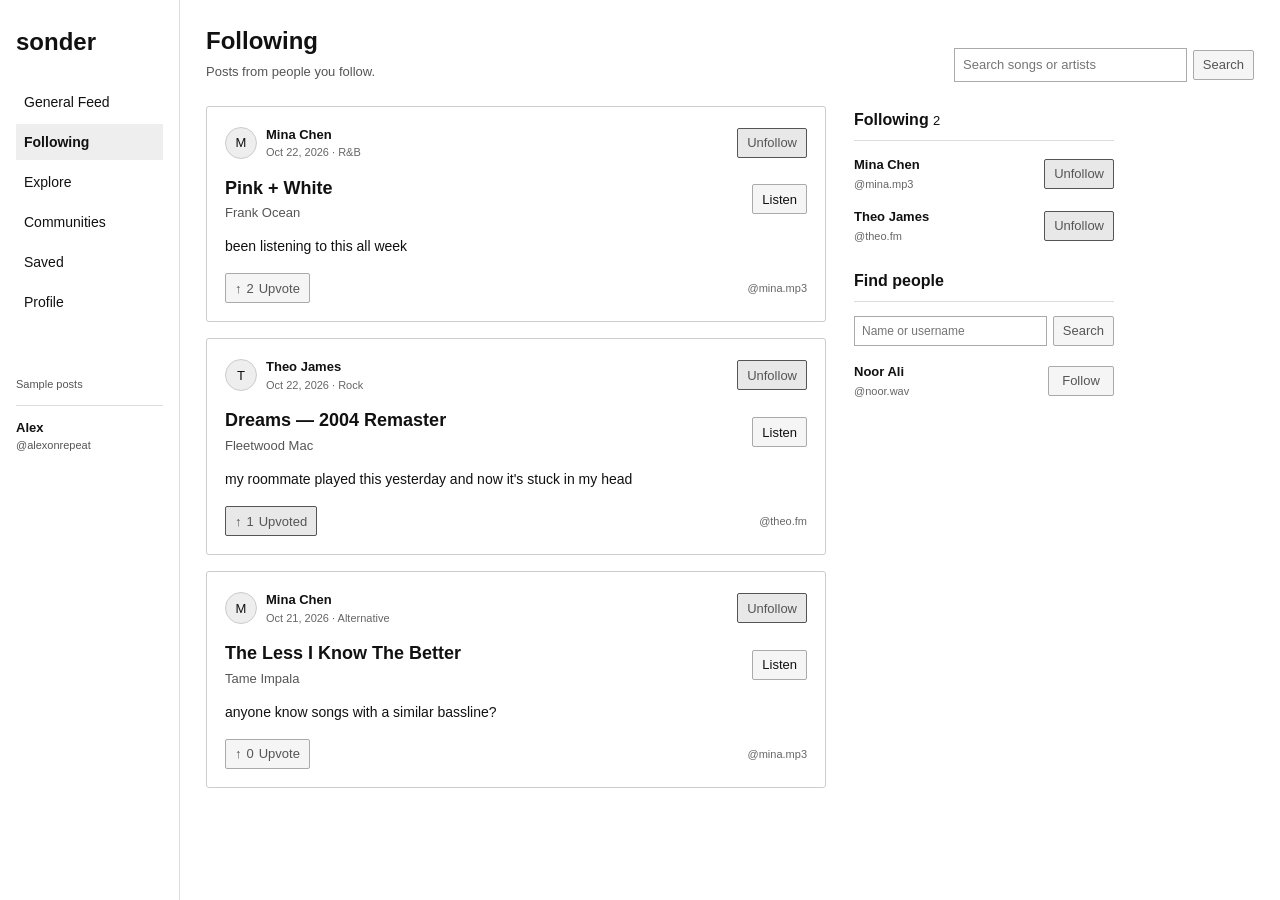
<file: project/following.html>
<!DOCTYPE html>
<html lang="en">
<head>
  <meta charset="UTF-8">
  <meta name="viewport" content="width=device-width, initial-scale=1.0">
  <title>Following · Sonder</title>
  <link rel="stylesheet" href="following.css">
</head>
<body>
  <a class="skip-link" href="#main">Skip to content</a>
  <div class="app-layout">
    <aside class="sidebar">
      <a class="brand" href="appScreen.html" aria-label="Sonder home"><span class="wordmark">sonder</span></a>
      <nav class="main-nav" aria-label="Main navigation">
          <a href="generalFeed.html" class="nav-item">General Feed</a>
          <a href="following.html" class="nav-item is-active" aria-current="page">Following</a>
          <a href="exploreFeed.html" class="nav-item">Explore</a>
          <a href="community.html" class="nav-item">Communities</a>
          <a href="saved.html" class="nav-item">Saved</a>
          <a href="profilePage.html" class="nav-item">Profile</a>
      </nav>
      <div class="sidebar-footer">
        <p class="preview-label">Sample posts</p>
        <div class="viewer"><strong>Alex</strong><span>@alexonrepeat</span></div>
      </div>
    </aside>
    <main id="main" class="main-content">
      <header class="page-heading">
        <div class="heading-copy"><h1>Following</h1><p class="page-description">Posts from people you follow.</p></div>
        <div class="search-bar" role="search">
          <label class="sr-only" for="song-query">Search songs or artists</label>
          <input id="song-query" type="search" placeholder="Search songs or artists" disabled>
          <button class="search-submit" type="button" disabled>Search</button>
        </div>
      </header>
      <p class="mobile-preview-label">Sample posts</p>
      <div class="feed-layout">
        <section class="feed-column" aria-label="Following">
          <div class="post-list">
            <article class="post-card" id="pink-white">
              <header class="post-header">
                <span class="avatar" aria-hidden="true">M</span>
                <div class="author-details">
                  <strong>Mina Chen</strong>
                  <span><time datetime="2026-10-22">Oct 22, 2026</time> · R&amp;B</span>
                </div>
                <button class="button follow-button is-following" type="button" disabled>Unfollow</button>
              </header>
              <div class="song-tile">
                <div class="song-meta"><h2>Pink + White</h2><p>Frank Ocean</p></div>
                <a class="play-button" href="https://open.spotify.com/track/3xKsf9qdS1CyvXSMEid6g8" target="_blank" rel="noopener noreferrer" aria-label="Listen to Pink + White on Spotify">Listen</a>
              </div>
              <p class="caption">been listening to this all week</p>
              <footer class="post-footer">
                <button class="vote-button" type="button" aria-pressed="false" disabled>
                  <span aria-hidden="true">↑</span><span class="vote-count">2</span><span>Upvote</span>
                </button>
                <span class="post-footnote">@mina.mp3</span>
              </footer>
            </article>
            <article class="post-card" id="dreams-theo">
              <header class="post-header">
                <span class="avatar" aria-hidden="true">T</span>
                <div class="author-details">
                  <strong>Theo James</strong>
                  <span><time datetime="2026-10-22">Oct 22, 2026</time> · Rock</span>
                </div>
                <button class="button follow-button is-following" type="button" disabled>Unfollow</button>
              </header>
              <div class="song-tile">
                <div class="song-meta"><h2>Dreams — 2004 Remaster</h2><p>Fleetwood Mac</p></div>
                <a class="play-button" href="https://open.spotify.com/track/0ofHAoxe9vBkTCp2UQIavz" target="_blank" rel="noopener noreferrer" aria-label="Listen to Dreams — 2004 Remaster on Spotify">Listen</a>
              </div>
              <p class="caption">my roommate played this yesterday and now it&#x27;s stuck in my head</p>
              <footer class="post-footer">
                <button class="vote-button is-voted" type="button" aria-pressed="true" disabled>
                  <span aria-hidden="true">↑</span><span class="vote-count">1</span><span>Upvoted</span>
                </button>
                <span class="post-footnote">@theo.fm</span>
              </footer>
            </article>
            <article class="post-card" id="less-i-know">
              <header class="post-header">
                <span class="avatar" aria-hidden="true">M</span>
                <div class="author-details">
                  <strong>Mina Chen</strong>
                  <span><time datetime="2026-10-21">Oct 21, 2026</time> · Alternative</span>
                </div>
                <button class="button follow-button is-following" type="button" disabled>Unfollow</button>
              </header>
              <div class="song-tile">
                <div class="song-meta"><h2>The Less I Know The Better</h2><p>Tame Impala</p></div>
                <a class="play-button" href="https://open.spotify.com/track/6K4t31amVTZDgR3sKmwUJJ" target="_blank" rel="noopener noreferrer" aria-label="Listen to The Less I Know The Better on Spotify">Listen</a>
              </div>
              <p class="caption">anyone know songs with a similar bassline?</p>
              <footer class="post-footer">
                <button class="vote-button" type="button" aria-pressed="false" disabled>
                  <span aria-hidden="true">↑</span><span class="vote-count">0</span><span>Upvote</span>
                </button>
                <span class="post-footnote">@mina.mp3</span>
              </footer>
            </article>
          </div>
        </section>
        <aside class="right-rail" aria-label="Listeners">
          <section class="rail-card" aria-labelledby="following-heading">
            <h2 id="following-heading">Following <span class="count-badge">2</span></h2>
            <ul class="people-list">
              <li class="person-card">
                <div class="person-info"><h3>Mina Chen</h3><p>@mina.mp3</p></div>
                <button class="button follow-button is-following" type="button" disabled>Unfollow</button>
              </li>
              <li class="person-card">
                <div class="person-info"><h3>Theo James</h3><p>@theo.fm</p></div>
                <button class="button follow-button is-following" type="button" disabled>Unfollow</button>
              </li>
            </ul>
          </section>
          <section class="rail-card" id="find-people" aria-labelledby="find-heading">
            <h2 id="find-heading">Find people</h2>
            <div class="people-search" role="search">
              <label class="sr-only" for="people-query">Search by name or username</label>
              <input id="people-query" type="search" placeholder="Name or username" disabled>
              <button class="button" type="button" disabled>Search</button>
            </div>
            <ul class="people-list">
              <li class="person-card">
                <div class="person-info"><h3>Noor Ali</h3><p>@noor.wav</p></div>
                <button class="button follow-button" type="button" disabled>Follow</button>
              </li>
            </ul>
          </section>
        </aside>
      </div>
    </main>
  </div>
</body>
</html>
</file>
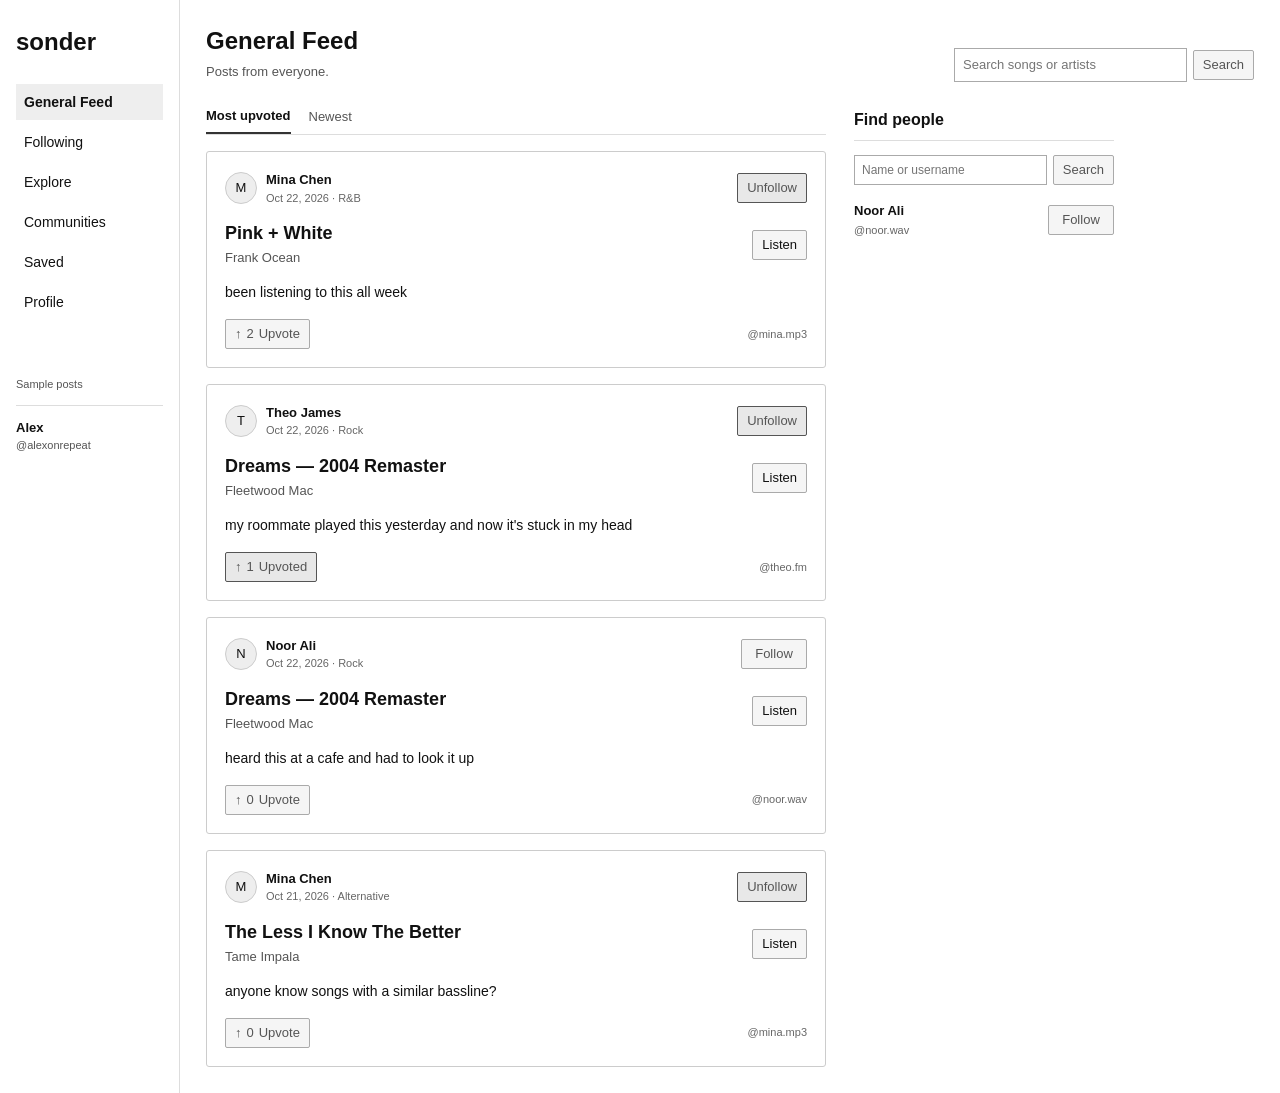
<file: project/generalFeed.html>
<!DOCTYPE html>
<html lang="en">
<head>
  <meta charset="UTF-8">
  <meta name="viewport" content="width=device-width, initial-scale=1.0">
  <title>General Feed · Sonder</title>
  <link rel="stylesheet" href="generalFeed.css">
</head>
<body>
  <a class="skip-link" href="#main">Skip to content</a>
  <div class="app-layout">
    <aside class="sidebar">
      <a class="brand" href="appScreen.html" aria-label="Sonder home"><span class="wordmark">sonder</span></a>
      <nav class="main-nav" aria-label="Main navigation">
          <a href="generalFeed.html" class="nav-item is-active" aria-current="page">General Feed</a>
          <a href="following.html" class="nav-item">Following</a>
          <a href="exploreFeed.html" class="nav-item">Explore</a>
          <a href="community.html" class="nav-item">Communities</a>
          <a href="saved.html" class="nav-item">Saved</a>
          <a href="profilePage.html" class="nav-item">Profile</a>
      </nav>
      <div class="sidebar-footer">
        <p class="preview-label">Sample posts</p>
        <div class="viewer"><strong>Alex</strong><span>@alexonrepeat</span></div>
      </div>
    </aside>
    <main id="main" class="main-content">
      <header class="page-heading">
        <div class="heading-copy"><h1>General Feed</h1><p class="page-description">Posts from everyone.</p></div>
        <div class="search-bar" role="search">
          <label class="sr-only" for="song-query">Search songs or artists</label>
          <input id="song-query" type="search" placeholder="Search songs or artists" disabled>
          <button class="search-submit" type="button" disabled>Search</button>
        </div>
      </header>
      <p class="mobile-preview-label">Sample posts</p>
      <div class="feed-layout">
        <section class="feed-column" aria-label="General Feed">
          <nav class="feed-tabs" aria-label="Sort feed">
            <span class="tab is-active">Most upvoted</span>
            <button class="tab" type="button" disabled>Newest</button>
          </nav>
          <div class="post-list">
            <article class="post-card" id="pink-white">
              <header class="post-header">
                <span class="avatar" aria-hidden="true">M</span>
                <div class="author-details">
                  <strong>Mina Chen</strong>
                  <span><time datetime="2026-10-22">Oct 22, 2026</time> · R&amp;B</span>
                </div>
                <button class="button follow-button is-following" type="button" disabled>Unfollow</button>
              </header>
              <div class="song-tile">
                <div class="song-meta"><h2>Pink + White</h2><p>Frank Ocean</p></div>
                <a class="play-button" href="https://open.spotify.com/track/3xKsf9qdS1CyvXSMEid6g8" target="_blank" rel="noopener noreferrer" aria-label="Listen to Pink + White on Spotify">Listen</a>
              </div>
              <p class="caption">been listening to this all week</p>
              <footer class="post-footer">
                <button class="vote-button" type="button" aria-pressed="false" disabled>
                  <span aria-hidden="true">↑</span><span class="vote-count">2</span><span>Upvote</span>
                </button>
                <span class="post-footnote">@mina.mp3</span>
              </footer>
            </article>
            <article class="post-card" id="dreams-theo">
              <header class="post-header">
                <span class="avatar" aria-hidden="true">T</span>
                <div class="author-details">
                  <strong>Theo James</strong>
                  <span><time datetime="2026-10-22">Oct 22, 2026</time> · Rock</span>
                </div>
                <button class="button follow-button is-following" type="button" disabled>Unfollow</button>
              </header>
              <div class="song-tile">
                <div class="song-meta"><h2>Dreams — 2004 Remaster</h2><p>Fleetwood Mac</p></div>
                <a class="play-button" href="https://open.spotify.com/track/0ofHAoxe9vBkTCp2UQIavz" target="_blank" rel="noopener noreferrer" aria-label="Listen to Dreams — 2004 Remaster on Spotify">Listen</a>
              </div>
              <p class="caption">my roommate played this yesterday and now it&#x27;s stuck in my head</p>
              <footer class="post-footer">
                <button class="vote-button is-voted" type="button" aria-pressed="true" disabled>
                  <span aria-hidden="true">↑</span><span class="vote-count">1</span><span>Upvoted</span>
                </button>
                <span class="post-footnote">@theo.fm</span>
              </footer>
            </article>
            <article class="post-card" id="dreams-noor">
              <header class="post-header">
                <span class="avatar" aria-hidden="true">N</span>
                <div class="author-details">
                  <strong>Noor Ali</strong>
                  <span><time datetime="2026-10-22">Oct 22, 2026</time> · Rock</span>
                </div>
                <button class="button follow-button" type="button" disabled>Follow</button>
              </header>
              <div class="song-tile">
                <div class="song-meta"><h2>Dreams — 2004 Remaster</h2><p>Fleetwood Mac</p></div>
                <a class="play-button" href="https://open.spotify.com/track/0ofHAoxe9vBkTCp2UQIavz" target="_blank" rel="noopener noreferrer" aria-label="Listen to Dreams — 2004 Remaster on Spotify">Listen</a>
              </div>
              <p class="caption">heard this at a cafe and had to look it up</p>
              <footer class="post-footer">
                <button class="vote-button" type="button" aria-pressed="false" disabled>
                  <span aria-hidden="true">↑</span><span class="vote-count">0</span><span>Upvote</span>
                </button>
                <span class="post-footnote">@noor.wav</span>
              </footer>
            </article>
            <article class="post-card" id="less-i-know">
              <header class="post-header">
                <span class="avatar" aria-hidden="true">M</span>
                <div class="author-details">
                  <strong>Mina Chen</strong>
                  <span><time datetime="2026-10-21">Oct 21, 2026</time> · Alternative</span>
                </div>
                <button class="button follow-button is-following" type="button" disabled>Unfollow</button>
              </header>
              <div class="song-tile">
                <div class="song-meta"><h2>The Less I Know The Better</h2><p>Tame Impala</p></div>
                <a class="play-button" href="https://open.spotify.com/track/6K4t31amVTZDgR3sKmwUJJ" target="_blank" rel="noopener noreferrer" aria-label="Listen to The Less I Know The Better on Spotify">Listen</a>
              </div>
              <p class="caption">anyone know songs with a similar bassline?</p>
              <footer class="post-footer">
                <button class="vote-button" type="button" aria-pressed="false" disabled>
                  <span aria-hidden="true">↑</span><span class="vote-count">0</span><span>Upvote</span>
                </button>
                <span class="post-footnote">@mina.mp3</span>
              </footer>
            </article>
          </div>
        </section>
        <aside class="right-rail" aria-label="Listeners">
          <section class="rail-card" id="find-people" aria-labelledby="find-heading">
            <h2 id="find-heading">Find people</h2>
            <div class="people-search" role="search">
              <label class="sr-only" for="people-query">Search by name or username</label>
              <input id="people-query" type="search" placeholder="Name or username" disabled>
              <button class="button" type="button" disabled>Search</button>
            </div>
            <ul class="people-list">
              <li class="person-card">
                <div class="person-info"><h3>Noor Ali</h3><p>@noor.wav</p></div>
                <button class="button follow-button" type="button" disabled>Follow</button>
              </li>
            </ul>
          </section>
        </aside>
      </div>
    </main>
  </div>
</body>
</html>
</file>
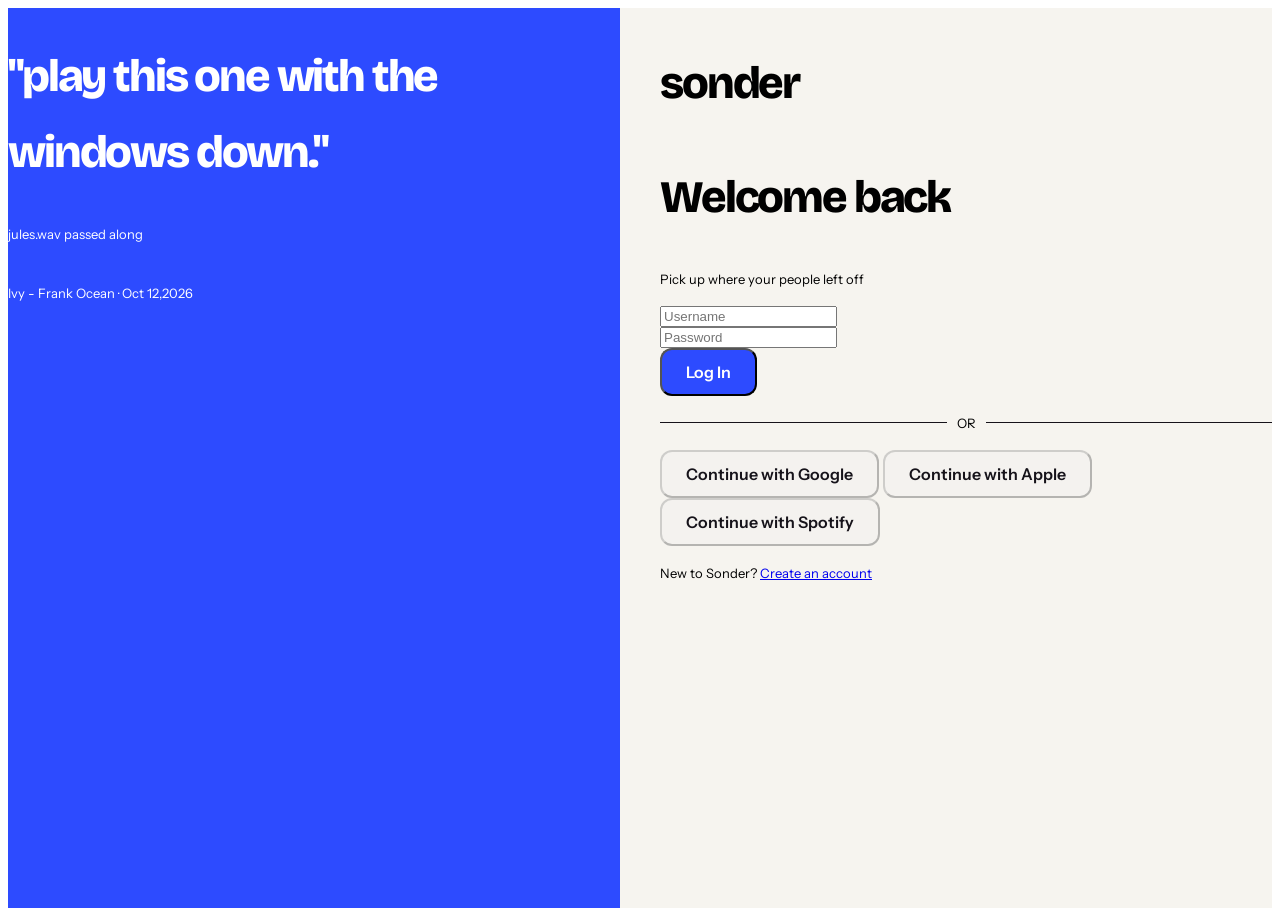
<file: project/login.html>
<!DOCTYPE html>
<html lang="en">
<head>
    <meta charset="UTF-8">
    <meta name="viewport" content="width=device-width, initial-scale=1.0">
    <link rel="preconnect" href="https://fonts.googleapis.com">
    <link rel="preconnect" href="https://fonts.gstatic.com" crossorigin>
    <link href="https://fonts.googleapis.com/css2?family=Bricolage+Grotesque:opsz,wdth,wght@12..96,75..100,800&display=swap" rel="stylesheet">
    <link href="https://fonts.googleapis.com/css2?family=Instrument+Sans:wght@400;500;600;700&display=swap" rel="stylesheet">
    <link rel="stylesheet" href="login.css">
    <title>Sonder</title>
</head>
<body>
    <div class="login-page">
        <div class="left-side">
            <h1>"play this one with the windows down."</h1>
            <h6>jules.wav passed along</h6>
            <p>Ivy - Frank Ocean · Oct 12,2026</p>
        </div>
        <div class="right-side">
            <div class="logo">
                <h2>sonder</h2>
            </div>
            <h1>Welcome back</h1>
            <p>Pick up where your people left off</p>
            <form class="login-form">
                <input
                    type="text"
                    placeholder="Username"
                    class="login-input"
                />
                <div class="password-wrapper">
                    <input
                        type="password"
                        placeholder="Password"
                        class="login-input password-input"
                    />
                </div>
                <button class="buttonDesign log-button" >
                    Log In
                </button>
                <p class="sign-in">OR</p>
                <div class="continue-button">
                    <button class="buttonDesign" id="google" disabled>
                        Continue with Google
                    </button>
                    <button class="buttonDesign" id="apple" disabled>
                        Continue with Apple
                    </button>
                    <button class="buttonDesign" id="spotify" disabled>
                        Continue with Spotify
                    </button>
                </div>
            </form>
            <p>New to Sonder? <a href="register.html">Create an account</a> </p>
        </div>
    </div>
</body>
</html>
</file>
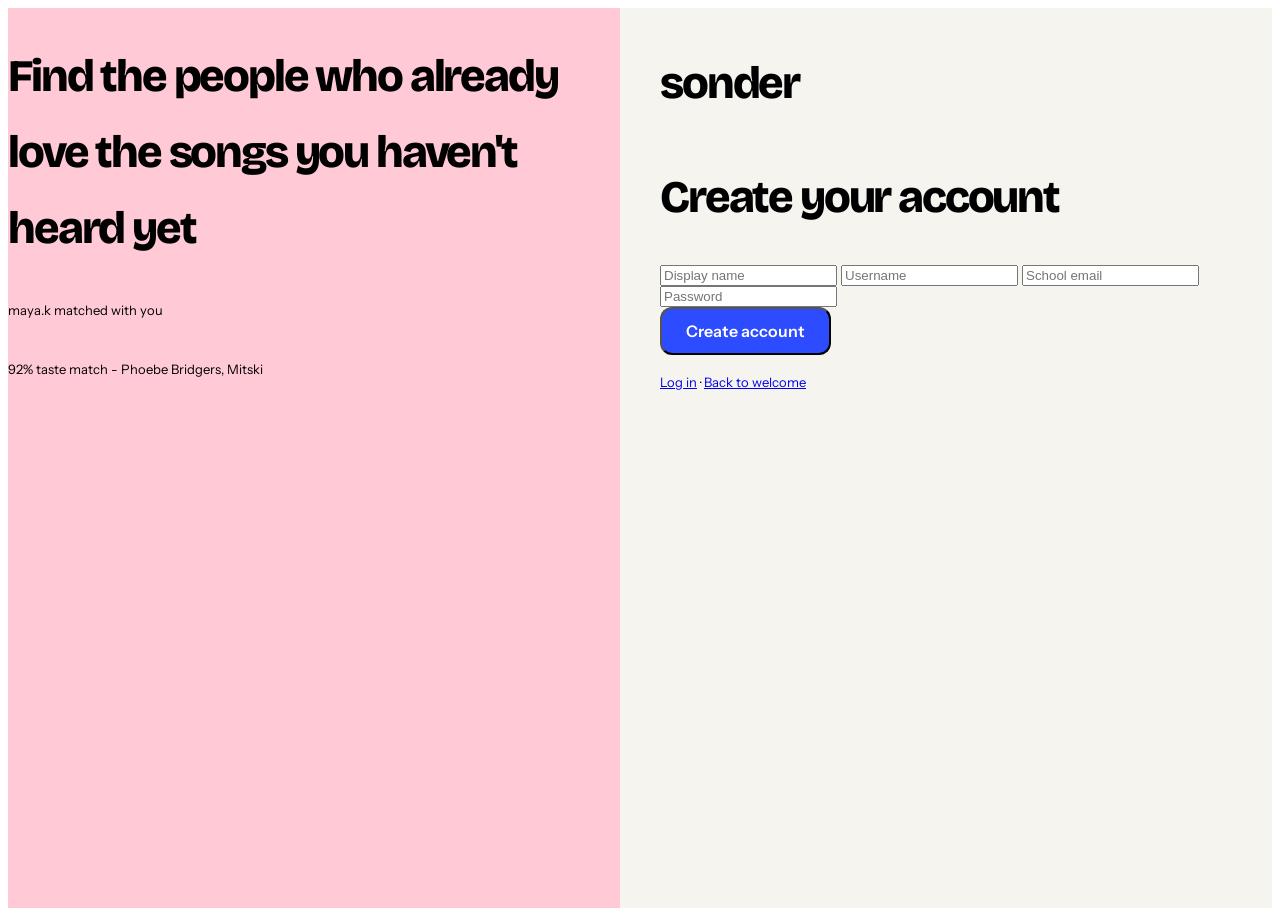
<file: project/register.html>
<!DOCTYPE html>
<html lang="en">
<head>
    <meta charset="UTF-8">
    <meta name="viewport" content="width=device-width, initial-scale=1.0">
    <link rel="preconnect" href="https://fonts.googleapis.com">
    <link rel="preconnect" href="https://fonts.gstatic.com" crossorigin>
    <link href="https://fonts.googleapis.com/css2?family=Bricolage+Grotesque:opsz,wdth,wght@12..96,75..100,800&display=swap" rel="stylesheet">
    <link href="https://fonts.googleapis.com/css2?family=Instrument+Sans:wght@400;500;600;700&display=swap" rel="stylesheet">
    <link rel="stylesheet" href="register.css">
    <title>Sonder</title>
</head>
<body>
    <div class="page reg-page">
        <div class="left-side">
            <h1>Find the people who already love the songs you haven't heard yet</h1>
            <h6>maya.k matched with you</h6>
            <p>92% taste match - Phoebe Bridgers, Mitski</p>
        </div>
        <div class="right-side">
            <div class="logo">
                <h2>sonder</h2>
            </div>
            <h1>Create your account</h1>
            <form class="login-form">
                <input
                    type="text"
                    placeholder="Display name"
                    class="login-input"
                />
                <input
                    type="text"
                    placeholder="Username"
                    class="login-input"
                />
                <input
                    type="text"
                    placeholder="School email"
                    class="login-input"
                />
                <div class="password-wrapper">
                    <input
                        type="password"
                        placeholder="Password"
                        class="login-input password-input"
                    />
                </div>
                <button class="buttonDesign reg-button" >
                    Create account
                </button>
            </form>
            <p><a href="login.html">Log in</a> · <a href="appScreen.html">Back to welcome</a></p>
        </div>
    </div>
</body>
</html>
</file>
<file: project/following.css>
/* Black-and-white layout for the feed draft. */
:root { color-scheme: light; accent-color: #111; }
* { box-sizing: border-box; }
body { margin: 0; color: #111; background: white; font: 14px/1.5 Arial, sans-serif; }
a { color: #111; }
img { filter: grayscale(1); }
::selection { color: #111; background: #ddd; }
button, input { max-width: 100%; font: inherit; }
button { cursor: pointer; }
button:focus-visible, a:focus-visible, input:focus-visible { outline: 2px solid #111; outline-offset: 3px; }
h1, h2, h3, p { margin: 0; }
[hidden] { display: none !important; }
.sr-only { position: absolute; width: 1px; height: 1px; margin: -1px; overflow: hidden; clip: rect(0,0,0,0); white-space: nowrap; }
.skip-link { position: fixed; top: -80px; left: 12px; z-index: 20; padding: 10px; border: 1px solid #111; background: white; }
.skip-link:focus { top: 10px; }
.app-layout { display: grid; grid-template-columns: 180px minmax(0,1fr); min-height: 100vh; }
.sidebar { display: flex; flex-direction: column; gap: 24px; padding: 24px 16px; border-right: 1px solid #ddd; }
.brand { text-decoration: none; }
.wordmark { font-size: 24px; font-weight: bold; }
.main-nav { display: grid; gap: 4px; }
.nav-item { display: flex; align-items: center; gap: 8px; min-height: 36px; padding: 7px 8px; text-decoration: none; }
.nav-item.is-active { background: #eee; font-weight: bold; }
a.nav-item:hover { text-decoration: underline; }
.nav-unavailable { color: #777; }
.soon { margin-left: auto; font-size: 11px; }
.sidebar-footer { display: grid; gap: 12px; margin-top: 32px; }
.preview-label { color: #555; font-size: 11px; }
.mobile-preview-label { display: none; }
.viewer { padding-top: 12px; border-top: 1px solid #ddd; }
.viewer strong, .viewer span { display: block; font-size: 13px; }
.viewer span { color: #555; font-size: 11px; }
.main-content { min-width: 0; width: 100%; max-width: 1160px; padding: 26px; }
.page-heading { display: flex; justify-content: space-between; align-items: flex-end; flex-wrap: wrap; gap: 16px; margin-bottom: 24px; }
.heading-copy { min-width: 0; flex: 1 1 360px; }
h1 { margin-bottom: 6px; font-size: 24px; line-height: 1.25; }
.page-description { color: #555; font-size: 13px; }
.search-bar { display: flex; align-items: center; gap: 6px; width: 300px; max-width: 100%; }
.search-bar input { min-width: 0; width: 100%; padding: 6px 8px; border: 1px solid #aaa; background: white; font-size: 13px; }
.button, .vote-button, .search-submit, .play-button { display: inline-flex; justify-content: center; align-items: center; gap: 5px; min-height: 30px; padding: 4px 9px; border: 1px solid #aaa; border-radius: 2px; background: #f5f5f5; color: #111; font-size: 13px; font-weight: normal; text-decoration: none; white-space: nowrap; }
.button:hover, .vote-button:hover, .search-submit:hover, .play-button:hover { background: #e8e8e8; }
.feed-layout { display: grid; grid-template-columns: minmax(0,620px) minmax(220px,260px); gap: 28px; align-items: start; }
.feed-column, .right-rail { min-width: 0; }
.feed-tabs { display: flex; gap: 18px; margin-bottom: 16px; border-bottom: 1px solid #ddd; }
.tab { padding: 0 0 7px; text-decoration: none; font-size: 13px; }
.tab.is-active { border-bottom: 2px solid #333; font-weight: bold; }
.post-list { display: grid; gap: 16px; }
.post-card { padding: 18px; border: 1px solid #ccc; border-radius: 3px; background: white; scroll-margin-top: 20px; }
.post-header { display: flex; align-items: center; gap: 9px; margin-bottom: 16px; }
.avatar { display: grid; place-items: center; flex-shrink: 0; width: 32px; height: 32px; border: 1px solid #ccc; border-radius: 50%; background: #eee; font-size: 13px; }
.author-details { display: flex; flex-direction: column; flex: 1; min-width: 0; }
.author-details strong { font-size: 13px; overflow-wrap: anywhere; }
.author-details > span { color: #666; font-size: 11px; }
.follow-form { flex-shrink: 0; }
.follow-button { min-width: 66px; }
.follow-button.is-following, .vote-button.is-voted { border-color: #555; background: #e8e8e8; }
.song-tile { display: flex; align-items: center; gap: 12px; }
.song-meta { min-width: 0; flex: 1; }
.song-meta h2 { font-size: 18px; line-height: 1.3; overflow-wrap: anywhere; }
.song-meta p { margin-top: 3px; color: #555; font-size: 13px; }
.caption { margin: 14px 0; white-space: pre-wrap; overflow-wrap: anywhere; }
.post-footer { display: flex; justify-content: space-between; align-items: center; gap: 10px; margin-top: 16px; }
.vote-count { font-variant-numeric: tabular-nums; }
.post-footnote { color: #666; font-size: 11px; overflow-wrap: anywhere; }
.player-panel { margin-top: 14px; filter: grayscale(1); }
.spotify-player { display: block; width: 100%; max-width: 100%; border: 0; }
.unavailable-player { margin-top: 8px; color: #555; font-size: 12px; }
.right-rail { display: grid; gap: 24px; padding-top: 2px; }
.rail-card { scroll-margin-top: 20px; }
.rail-card h2 { margin-bottom: 14px; padding-bottom: 8px; border-bottom: 1px solid #ddd; font-size: 16px; }
.people-list { display: grid; gap: 14px; margin: 0; padding: 0; list-style: none; }
.person-card { display: flex; align-items: center; gap: 8px; scroll-margin-top: 20px; }
.person-info { flex: 1; min-width: 0; }
.person-info h3 { font-size: 13px; overflow-wrap: anywhere; }
.person-info p { margin-top: 2px; color: #666; font-size: 11px; overflow-wrap: anywhere; }
.people-search { display: flex; gap: 6px; margin-bottom: 16px; }
.people-search input { min-width: 0; width: 100%; padding: 5px 7px; border: 1px solid #aaa; border-radius: 0; background: white; font-size: 12px; }
.search-description { margin-bottom: 16px; color: #555; font-size: 13px; }
.search-description .text-link { margin-left: 8px; }
.text-link { font-size: 12px; }
.small-empty { color: #555; font-size: 13px; }
.count-badge { font-size: 13px; font-weight: normal; }
.empty-state { padding: 24px 18px; border: 1px solid #ccc; }
.empty-state h2 { margin-bottom: 8px; font-size: 18px; }
.empty-state p { margin-bottom: 14px; color: #555; }
.pagination { display: flex; gap: 20px; margin-top: 18px; }
@media (max-width: 1050px) {
  .feed-layout { grid-template-columns: minmax(0,1fr); }
  .right-rail { grid-template-columns: repeat(2,minmax(0,1fr)); padding-top: 10px; }
}
@media (max-width: 700px) {
  .app-layout { display: block; }
  .sidebar { padding: 16px; gap: 14px; border-right: 0; border-bottom: 1px solid #ddd; }
  .main-nav { display: flex; flex-wrap: wrap; gap: 4px; }
  .nav-item { min-height: 34px; font-size: 13px; }
  .nav-unavailable, .sidebar-footer { display: none; }
  .main-content { padding: 20px 16px 32px; }
  .page-heading { margin-bottom: 14px; }
  .heading-copy { flex-basis: 100%; }
  .search-bar { width: 100%; }
  .mobile-preview-label { display: block; margin-bottom: 18px; color: #555; font-size: 11px; }
  .post-card { padding: 14px; }
  .right-rail { grid-template-columns: minmax(0,1fr); }
}

/* Controls are placeholders in this HTML/CSS draft. */
button:disabled { cursor: default; color: #555; }
input:disabled { color: #555; background: white; }
.feed-tabs button { border: 0; border-radius: 0; background: none; font: inherit; font-size: 13px; }
</file>
<file: project/generalFeed.css>
/* Black-and-white layout for the feed draft. */
:root { color-scheme: light; accent-color: #111; }
* { box-sizing: border-box; }
body { margin: 0; color: #111; background: white; font: 14px/1.5 Arial, sans-serif; }
a { color: #111; }
img { filter: grayscale(1); }
::selection { color: #111; background: #ddd; }
button, input { max-width: 100%; font: inherit; }
button { cursor: pointer; }
button:focus-visible, a:focus-visible, input:focus-visible { outline: 2px solid #111; outline-offset: 3px; }
h1, h2, h3, p { margin: 0; }
[hidden] { display: none !important; }
.sr-only { position: absolute; width: 1px; height: 1px; margin: -1px; overflow: hidden; clip: rect(0,0,0,0); white-space: nowrap; }
.skip-link { position: fixed; top: -80px; left: 12px; z-index: 20; padding: 10px; border: 1px solid #111; background: white; }
.skip-link:focus { top: 10px; }
.app-layout { display: grid; grid-template-columns: 180px minmax(0,1fr); min-height: 100vh; }
.sidebar { display: flex; flex-direction: column; gap: 24px; padding: 24px 16px; border-right: 1px solid #ddd; }
.brand { text-decoration: none; }
.wordmark { font-size: 24px; font-weight: bold; }
.main-nav { display: grid; gap: 4px; }
.nav-item { display: flex; align-items: center; gap: 8px; min-height: 36px; padding: 7px 8px; text-decoration: none; }
.nav-item.is-active { background: #eee; font-weight: bold; }
a.nav-item:hover { text-decoration: underline; }
.nav-unavailable { color: #777; }
.soon { margin-left: auto; font-size: 11px; }
.sidebar-footer { display: grid; gap: 12px; margin-top: 32px; }
.preview-label { color: #555; font-size: 11px; }
.mobile-preview-label { display: none; }
.viewer { padding-top: 12px; border-top: 1px solid #ddd; }
.viewer strong, .viewer span { display: block; font-size: 13px; }
.viewer span { color: #555; font-size: 11px; }
.main-content { min-width: 0; width: 100%; max-width: 1160px; padding: 26px; }
.page-heading { display: flex; justify-content: space-between; align-items: flex-end; flex-wrap: wrap; gap: 16px; margin-bottom: 24px; }
.heading-copy { min-width: 0; flex: 1 1 360px; }
h1 { margin-bottom: 6px; font-size: 24px; line-height: 1.25; }
.page-description { color: #555; font-size: 13px; }
.search-bar { display: flex; align-items: center; gap: 6px; width: 300px; max-width: 100%; }
.search-bar input { min-width: 0; width: 100%; padding: 6px 8px; border: 1px solid #aaa; background: white; font-size: 13px; }
.button, .vote-button, .search-submit, .play-button { display: inline-flex; justify-content: center; align-items: center; gap: 5px; min-height: 30px; padding: 4px 9px; border: 1px solid #aaa; border-radius: 2px; background: #f5f5f5; color: #111; font-size: 13px; font-weight: normal; text-decoration: none; white-space: nowrap; }
.button:hover, .vote-button:hover, .search-submit:hover, .play-button:hover { background: #e8e8e8; }
.feed-layout { display: grid; grid-template-columns: minmax(0,620px) minmax(220px,260px); gap: 28px; align-items: start; }
.feed-column, .right-rail { min-width: 0; }
.feed-tabs { display: flex; gap: 18px; margin-bottom: 16px; border-bottom: 1px solid #ddd; }
.tab { padding: 0 0 7px; text-decoration: none; font-size: 13px; }
.tab.is-active { border-bottom: 2px solid #333; font-weight: bold; }
.post-list { display: grid; gap: 16px; }
.post-card { padding: 18px; border: 1px solid #ccc; border-radius: 3px; background: white; scroll-margin-top: 20px; }
.post-header { display: flex; align-items: center; gap: 9px; margin-bottom: 16px; }
.avatar { display: grid; place-items: center; flex-shrink: 0; width: 32px; height: 32px; border: 1px solid #ccc; border-radius: 50%; background: #eee; font-size: 13px; }
.author-details { display: flex; flex-direction: column; flex: 1; min-width: 0; }
.author-details strong { font-size: 13px; overflow-wrap: anywhere; }
.author-details > span { color: #666; font-size: 11px; }
.follow-form { flex-shrink: 0; }
.follow-button { min-width: 66px; }
.follow-button.is-following, .vote-button.is-voted { border-color: #555; background: #e8e8e8; }
.song-tile { display: flex; align-items: center; gap: 12px; }
.song-meta { min-width: 0; flex: 1; }
.song-meta h2 { font-size: 18px; line-height: 1.3; overflow-wrap: anywhere; }
.song-meta p { margin-top: 3px; color: #555; font-size: 13px; }
.caption { margin: 14px 0; white-space: pre-wrap; overflow-wrap: anywhere; }
.post-footer { display: flex; justify-content: space-between; align-items: center; gap: 10px; margin-top: 16px; }
.vote-count { font-variant-numeric: tabular-nums; }
.post-footnote { color: #666; font-size: 11px; overflow-wrap: anywhere; }
.player-panel { margin-top: 14px; filter: grayscale(1); }
.spotify-player { display: block; width: 100%; max-width: 100%; border: 0; }
.unavailable-player { margin-top: 8px; color: #555; font-size: 12px; }
.right-rail { display: grid; gap: 24px; padding-top: 2px; }
.rail-card { scroll-margin-top: 20px; }
.rail-card h2 { margin-bottom: 14px; padding-bottom: 8px; border-bottom: 1px solid #ddd; font-size: 16px; }
.people-list { display: grid; gap: 14px; margin: 0; padding: 0; list-style: none; }
.person-card { display: flex; align-items: center; gap: 8px; scroll-margin-top: 20px; }
.person-info { flex: 1; min-width: 0; }
.person-info h3 { font-size: 13px; overflow-wrap: anywhere; }
.person-info p { margin-top: 2px; color: #666; font-size: 11px; overflow-wrap: anywhere; }
.people-search { display: flex; gap: 6px; margin-bottom: 16px; }
.people-search input { min-width: 0; width: 100%; padding: 5px 7px; border: 1px solid #aaa; border-radius: 0; background: white; font-size: 12px; }
.search-description { margin-bottom: 16px; color: #555; font-size: 13px; }
.search-description .text-link { margin-left: 8px; }
.text-link { font-size: 12px; }
.small-empty { color: #555; font-size: 13px; }
.count-badge { font-size: 13px; font-weight: normal; }
.empty-state { padding: 24px 18px; border: 1px solid #ccc; }
.empty-state h2 { margin-bottom: 8px; font-size: 18px; }
.empty-state p { margin-bottom: 14px; color: #555; }
.pagination { display: flex; gap: 20px; margin-top: 18px; }
@media (max-width: 1050px) {
  .feed-layout { grid-template-columns: minmax(0,1fr); }
  .right-rail { grid-template-columns: repeat(2,minmax(0,1fr)); padding-top: 10px; }
}
@media (max-width: 700px) {
  .app-layout { display: block; }
  .sidebar { padding: 16px; gap: 14px; border-right: 0; border-bottom: 1px solid #ddd; }
  .main-nav { display: flex; flex-wrap: wrap; gap: 4px; }
  .nav-item { min-height: 34px; font-size: 13px; }
  .nav-unavailable, .sidebar-footer { display: none; }
  .main-content { padding: 20px 16px 32px; }
  .page-heading { margin-bottom: 14px; }
  .heading-copy { flex-basis: 100%; }
  .search-bar { width: 100%; }
  .mobile-preview-label { display: block; margin-bottom: 18px; color: #555; font-size: 11px; }
  .post-card { padding: 14px; }
  .right-rail { grid-template-columns: minmax(0,1fr); }
}

/* Controls are placeholders in this HTML/CSS draft. */
button:disabled { cursor: default; color: #555; }
input:disabled { color: #555; background: white; }
.feed-tabs button { border: 0; border-radius: 0; background: none; font: inherit; font-size: 13px; }
</file>
<file: project/login.css>
.login-page {
    display: flex;
    width: 100%;
    gap: 40px;
    min-height: 100vh;
    background-color: #F6F4EF;
}

.left-side, .right-side{
    flex: 1;
    min-width: 0;
}

.left-side{
    align-items: center;
    background-color: #2D4BFF;
    color: white
}

h1, h2{
    font-family: "Bricolage Grotesque", sans-serif;
    font-weight: 800;
    font-size: 45px;
    line-height: 76px;
    letter-spacing: -2.16px;
}

p, h6{
    font-family: "Instrument Sans", sans-serif;
    font-size: 13px;
    font-weight: 400;
    line-height: 28px;
    letter-spacing: 0px;
}

.buttonDesign{
     font-family: "Instrument Sans", sans-serif;
    font-size: 16px;
    font-weight: 600;
    line-height: 20px;
    letter-spacing: 0px;
    color: #16131A;
    border-radius: 12px;
    padding: 12px 24px;
    cursor: pointer;
}

.log-button{
    background-color: #2D4BFF;
    color:white;
}

.continue-button{
    outline-color: #16131A;
}

.sign-in{
    display:flex;
    align-items: center;
    gap: 10px;
}

.sign-in::before, .sign-in::after{
    content: "";
    flex: 1;
    height:1px;
    background:#16131A;
}
</file>
<file: project/register.css>
.reg-page {
    display: flex;
    width: 100%;
    gap: 40px;
    min-height: 100vh;
    background-color: #F6F4EF;
}

.left-side, .right-side{
    flex: 1;
    min-width: 0;
}

.left-side{
    background-color: #FFC9D6;
}

h1, h2{
    font-family: "Bricolage Grotesque", sans-serif;
    font-weight: 800;
    font-size: 45px;
    line-height: 76px;
    letter-spacing: -2.16px;
}

p, h6{
    font-family: "Instrument Sans", sans-serif;
    font-size: 13px;
    font-weight: 400;
    line-height: 28px;
    letter-spacing: 0px;
}

.buttonDesign{
     font-family: "Instrument Sans", sans-serif;
    font-size: 16px;
    font-weight: 600;
    line-height: 20px;
    letter-spacing: 0px;
    border-radius: 12px;
    padding: 12px 24px;
    cursor: pointer;
}

.reg-button{
    background-color: #2D4BFF;
    color:white;
}
</file>
